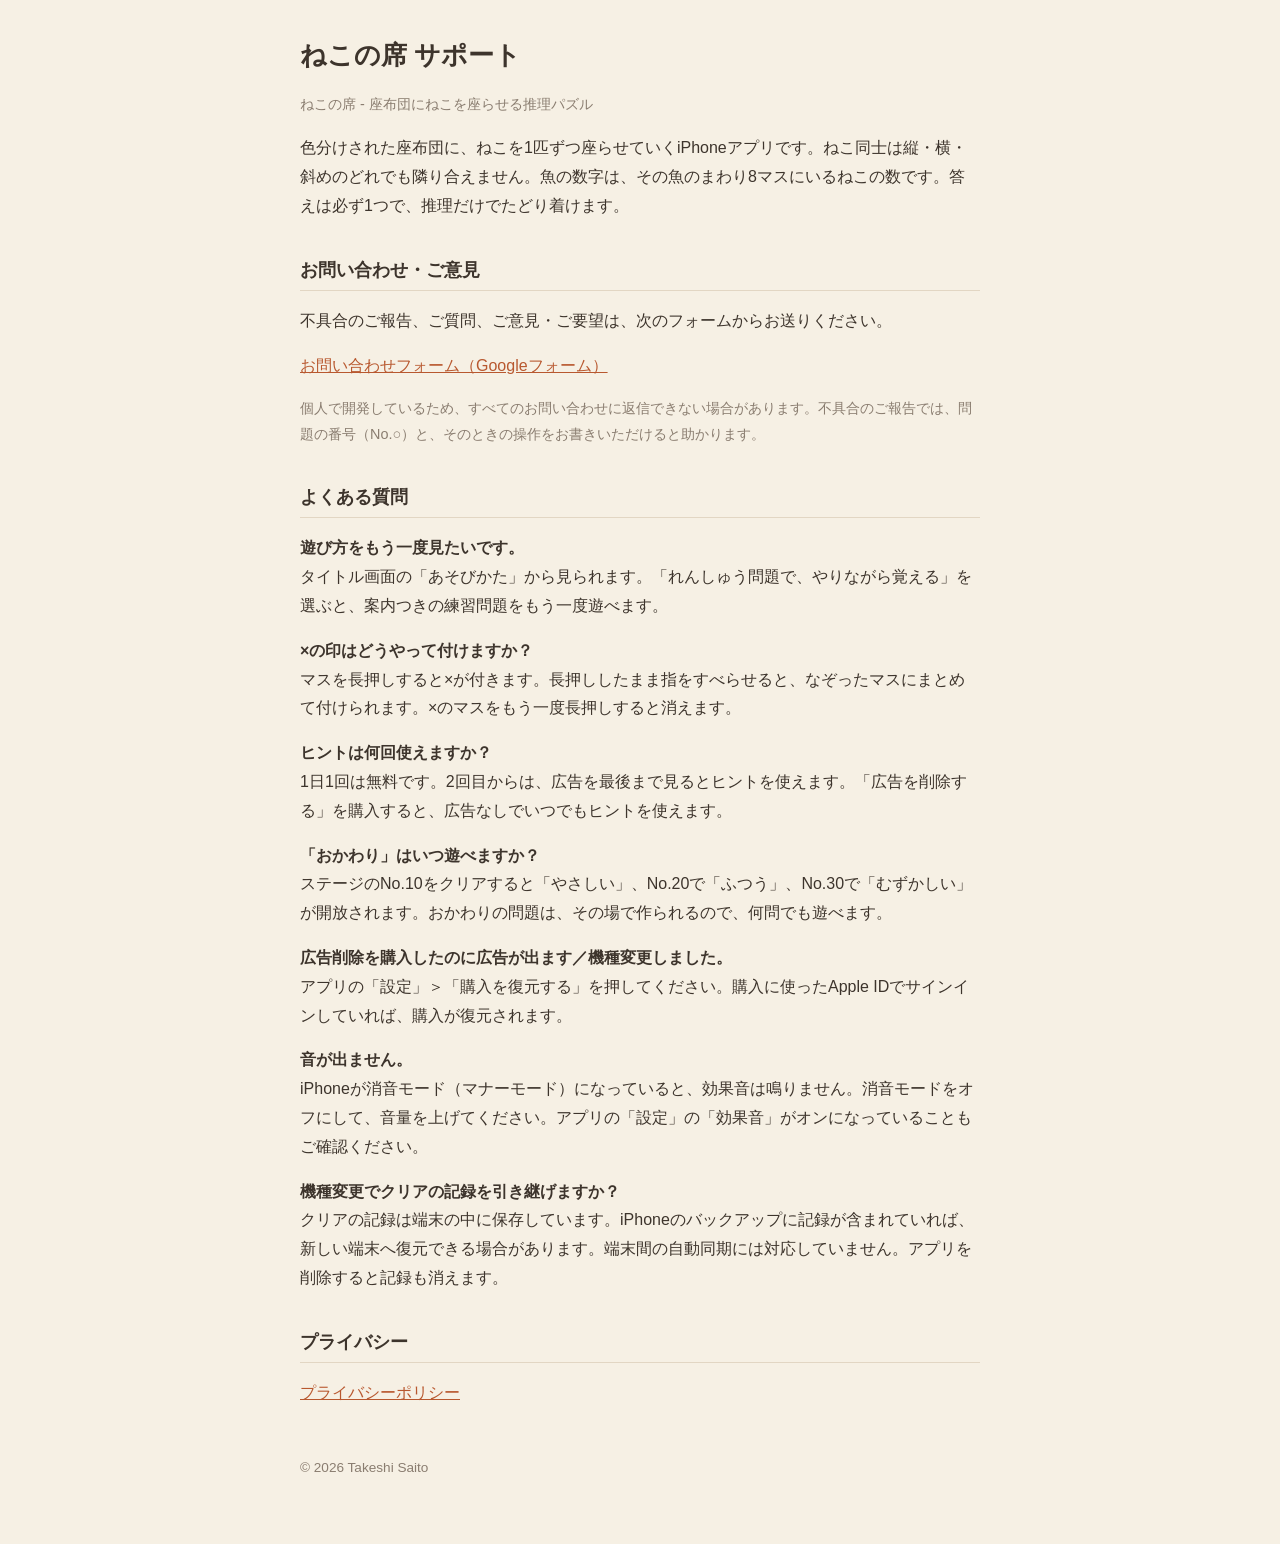
<file: index.html>
<!doctype html>
<html lang="ja">
<head>
<meta charset="utf-8">
<meta name="viewport" content="width=device-width, initial-scale=1">
<title>ねこの席 サポート</title>
<link rel="stylesheet" href="style.css">
</head>
<body>
<main>
<h1>ねこの席 サポート</h1>
<p class="sub">ねこの席 - 座布団にねこを座らせる推理パズル</p>

<p>色分けされた座布団に、ねこを1匹ずつ座らせていくiPhoneアプリです。ねこ同士は縦・横・斜めのどれでも隣り合えません。魚の数字は、その魚のまわり8マスにいるねこの数です。答えは必ず1つで、推理だけでたどり着けます。</p>

<h2>お問い合わせ・ご意見</h2>
<p>不具合のご報告、ご質問、ご意見・ご要望は、次のフォームからお送りください。</p>
<p><a href="https://docs.google.com/forms/d/e/1FAIpQLSfMMRAh4BeQ_ZcTgsZDuV5MzYL22TjPRAj4yL7NFHdgxtLDCQ/viewform">お問い合わせフォーム（Googleフォーム）</a></p>
<p class="sub">個人で開発しているため、すべてのお問い合わせに返信できない場合があります。不具合のご報告では、問題の番号（No.○）と、そのときの操作をお書きいただけると助かります。</p>

<h2>よくある質問</h2>
<p><strong>遊び方をもう一度見たいです。</strong><br>タイトル画面の「あそびかた」から見られます。「れんしゅう問題で、やりながら覚える」を選ぶと、案内つきの練習問題をもう一度遊べます。</p>
<p><strong>×の印はどうやって付けますか？</strong><br>マスを長押しすると×が付きます。長押ししたまま指をすべらせると、なぞったマスにまとめて付けられます。×のマスをもう一度長押しすると消えます。</p>
<p><strong>ヒントは何回使えますか？</strong><br>1日1回は無料です。2回目からは、広告を最後まで見るとヒントを使えます。「広告を削除する」を購入すると、広告なしでいつでもヒントを使えます。</p>
<p><strong>「おかわり」はいつ遊べますか？</strong><br>ステージのNo.10をクリアすると「やさしい」、No.20で「ふつう」、No.30で「むずかしい」が開放されます。おかわりの問題は、その場で作られるので、何問でも遊べます。</p>
<p><strong>広告削除を購入したのに広告が出ます／機種変更しました。</strong><br>アプリの「設定」＞「購入を復元する」を押してください。購入に使ったApple IDでサインインしていれば、購入が復元されます。</p>
<p><strong>音が出ません。</strong><br>iPhoneが消音モード（マナーモード）になっていると、効果音は鳴りません。消音モードをオフにして、音量を上げてください。アプリの「設定」の「効果音」がオンになっていることもご確認ください。</p>
<p><strong>機種変更でクリアの記録を引き継げますか？</strong><br>クリアの記録は端末の中に保存しています。iPhoneのバックアップに記録が含まれていれば、新しい端末へ復元できる場合があります。端末間の自動同期には対応していません。アプリを削除すると記録も消えます。</p>

<h2>プライバシー</h2>
<p><a href="privacy/">プライバシーポリシー</a></p>

<footer>© 2026 Takeshi Saito</footer>
</main>
</body>
</html>
</file>
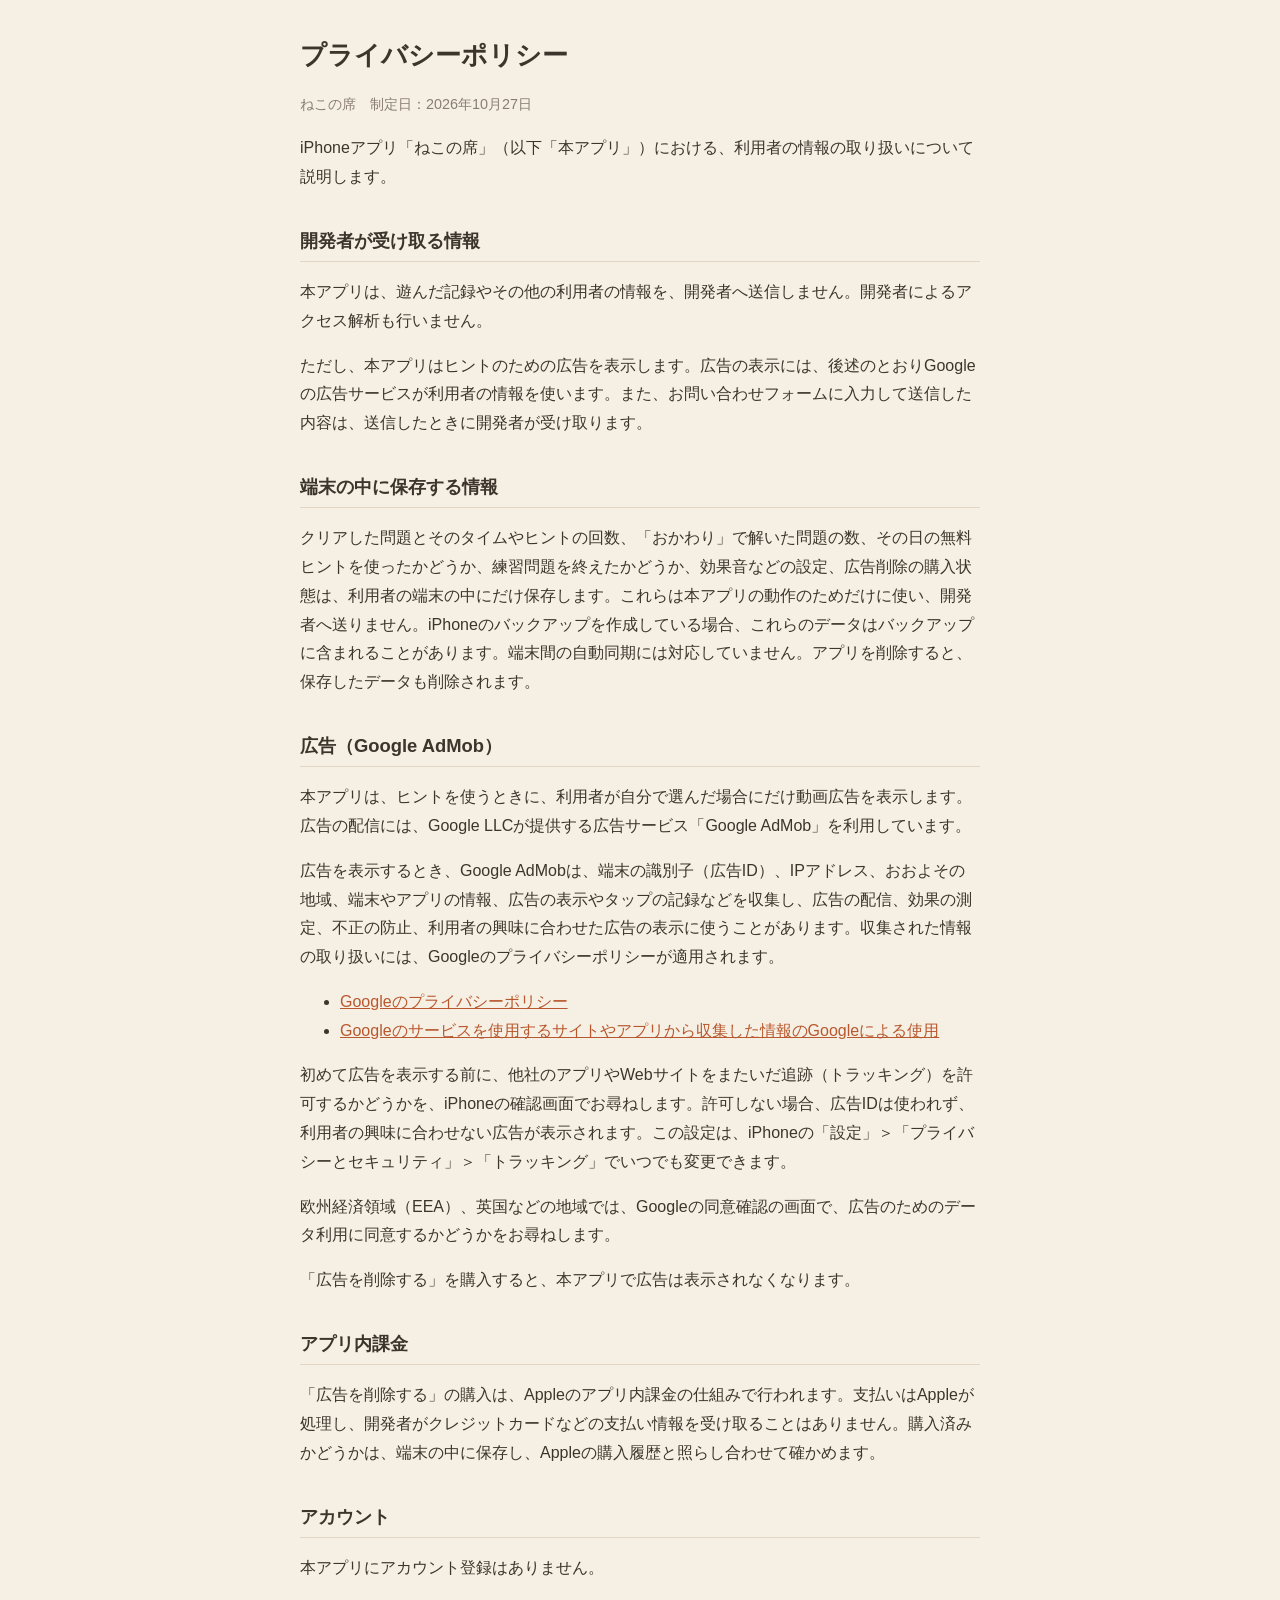
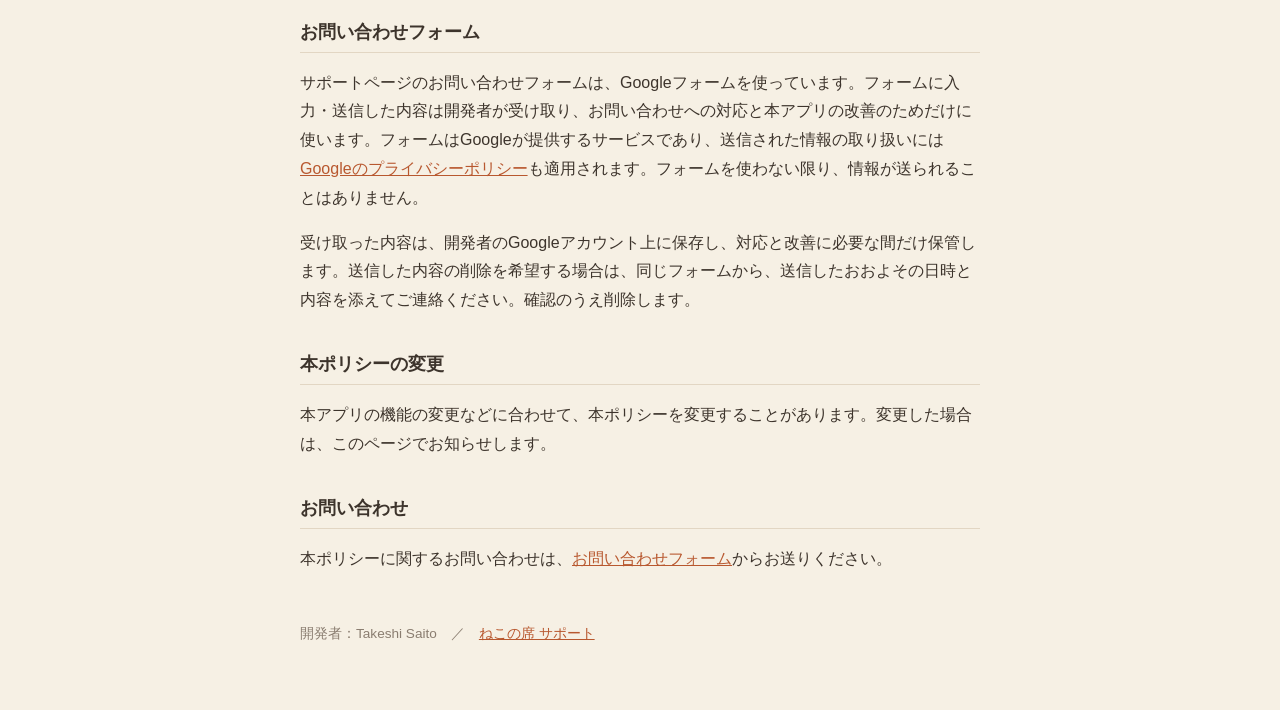
<file: privacy/index.html>
<!doctype html>
<html lang="ja">
<head>
<meta charset="utf-8">
<meta name="viewport" content="width=device-width, initial-scale=1">
<title>ねこの席 プライバシーポリシー</title>
<link rel="stylesheet" href="../style.css">
</head>
<body>
<main>
<h1>プライバシーポリシー</h1>
<p class="sub">ねこの席　制定日：2026年10月27日</p>

<p>iPhoneアプリ「ねこの席」（以下「本アプリ」）における、利用者の情報の取り扱いについて説明します。</p>

<h2>開発者が受け取る情報</h2>
<p>本アプリは、遊んだ記録やその他の利用者の情報を、開発者へ送信しません。開発者によるアクセス解析も行いません。</p>
<p>ただし、本アプリはヒントのための広告を表示します。広告の表示には、後述のとおりGoogleの広告サービスが利用者の情報を使います。また、お問い合わせフォームに入力して送信した内容は、送信したときに開発者が受け取ります。</p>

<h2>端末の中に保存する情報</h2>
<p>クリアした問題とそのタイムやヒントの回数、「おかわり」で解いた問題の数、その日の無料ヒントを使ったかどうか、練習問題を終えたかどうか、効果音などの設定、広告削除の購入状態は、利用者の端末の中にだけ保存します。これらは本アプリの動作のためだけに使い、開発者へ送りません。iPhoneのバックアップを作成している場合、これらのデータはバックアップに含まれることがあります。端末間の自動同期には対応していません。アプリを削除すると、保存したデータも削除されます。</p>

<h2>広告（Google AdMob）</h2>
<p>本アプリは、ヒントを使うときに、利用者が自分で選んだ場合にだけ動画広告を表示します。広告の配信には、Google LLCが提供する広告サービス「Google AdMob」を利用しています。</p>
<p>広告を表示するとき、Google AdMobは、端末の識別子（広告ID）、IPアドレス、おおよその地域、端末やアプリの情報、広告の表示やタップの記録などを収集し、広告の配信、効果の測定、不正の防止、利用者の興味に合わせた広告の表示に使うことがあります。収集された情報の取り扱いには、Googleのプライバシーポリシーが適用されます。</p>
<ul>
<li><a href="https://policies.google.com/privacy?hl=ja">Googleのプライバシーポリシー</a></li>
<li><a href="https://policies.google.com/technologies/partner-sites?hl=ja">Googleのサービスを使用するサイトやアプリから収集した情報のGoogleによる使用</a></li>
</ul>
<p>初めて広告を表示する前に、他社のアプリやWebサイトをまたいだ追跡（トラッキング）を許可するかどうかを、iPhoneの確認画面でお尋ねします。許可しない場合、広告IDは使われず、利用者の興味に合わせない広告が表示されます。この設定は、iPhoneの「設定」＞「プライバシーとセキュリティ」＞「トラッキング」でいつでも変更できます。</p>
<p>欧州経済領域（EEA）、英国などの地域では、Googleの同意確認の画面で、広告のためのデータ利用に同意するかどうかをお尋ねします。</p>
<p>「広告を削除する」を購入すると、本アプリで広告は表示されなくなります。</p>

<h2>アプリ内課金</h2>
<p>「広告を削除する」の購入は、Appleのアプリ内課金の仕組みで行われます。支払いはAppleが処理し、開発者がクレジットカードなどの支払い情報を受け取ることはありません。購入済みかどうかは、端末の中に保存し、Appleの購入履歴と照らし合わせて確かめます。</p>

<h2>アカウント</h2>
<p>本アプリにアカウント登録はありません。</p>

<h2>お問い合わせフォーム</h2>
<p>サポートページのお問い合わせフォームは、Googleフォームを使っています。フォームに入力・送信した内容は開発者が受け取り、お問い合わせへの対応と本アプリの改善のためだけに使います。フォームはGoogleが提供するサービスであり、送信された情報の取り扱いには<a href="https://policies.google.com/privacy?hl=ja">Googleのプライバシーポリシー</a>も適用されます。フォームを使わない限り、情報が送られることはありません。</p>
<p>受け取った内容は、開発者のGoogleアカウント上に保存し、対応と改善に必要な間だけ保管します。送信した内容の削除を希望する場合は、同じフォームから、送信したおおよその日時と内容を添えてご連絡ください。確認のうえ削除します。</p>

<h2>本ポリシーの変更</h2>
<p>本アプリの機能の変更などに合わせて、本ポリシーを変更することがあります。変更した場合は、このページでお知らせします。</p>

<h2>お問い合わせ</h2>
<p>本ポリシーに関するお問い合わせは、<a href="https://docs.google.com/forms/d/e/1FAIpQLSfMMRAh4BeQ_ZcTgsZDuV5MzYL22TjPRAj4yL7NFHdgxtLDCQ/viewform">お問い合わせフォーム</a>からお送りください。</p>

<footer>開発者：Takeshi Saito　／　<a href="../">ねこの席 サポート</a></footer>
</main>
</body>
</html>
</file>
<file: style.css>
:root { --bg: #f6f0e4; --text: #3d342c; --sub: #8a7d70; --line: #e2d6c3; --link: #b8582f; }
@media (prefers-color-scheme: dark) { :root { --bg: #23201c; --text: #ece5da; --sub: #b3a796; --line: #45403a; --link: #e59a74; } }
body { margin: 0; background: var(--bg); color: var(--text);
  font-family: -apple-system, BlinkMacSystemFont, "Hiragino Sans", "Noto Sans JP", sans-serif; line-height: 1.8; }
main { max-width: 680px; margin: 0 auto; padding: 32px 16px 64px; }
h1 { font-size: 1.6rem; margin: 0 0 4px; }
h2 { font-size: 1.15rem; margin: 32px 0 8px; padding-bottom: 4px; border-bottom: 1px solid var(--line); }
p, li { font-size: 1rem; }
.sub { color: var(--sub); font-size: 0.9rem; }
a { color: var(--link); }
footer { margin-top: 48px; color: var(--sub); font-size: 0.85rem; }
</file>
